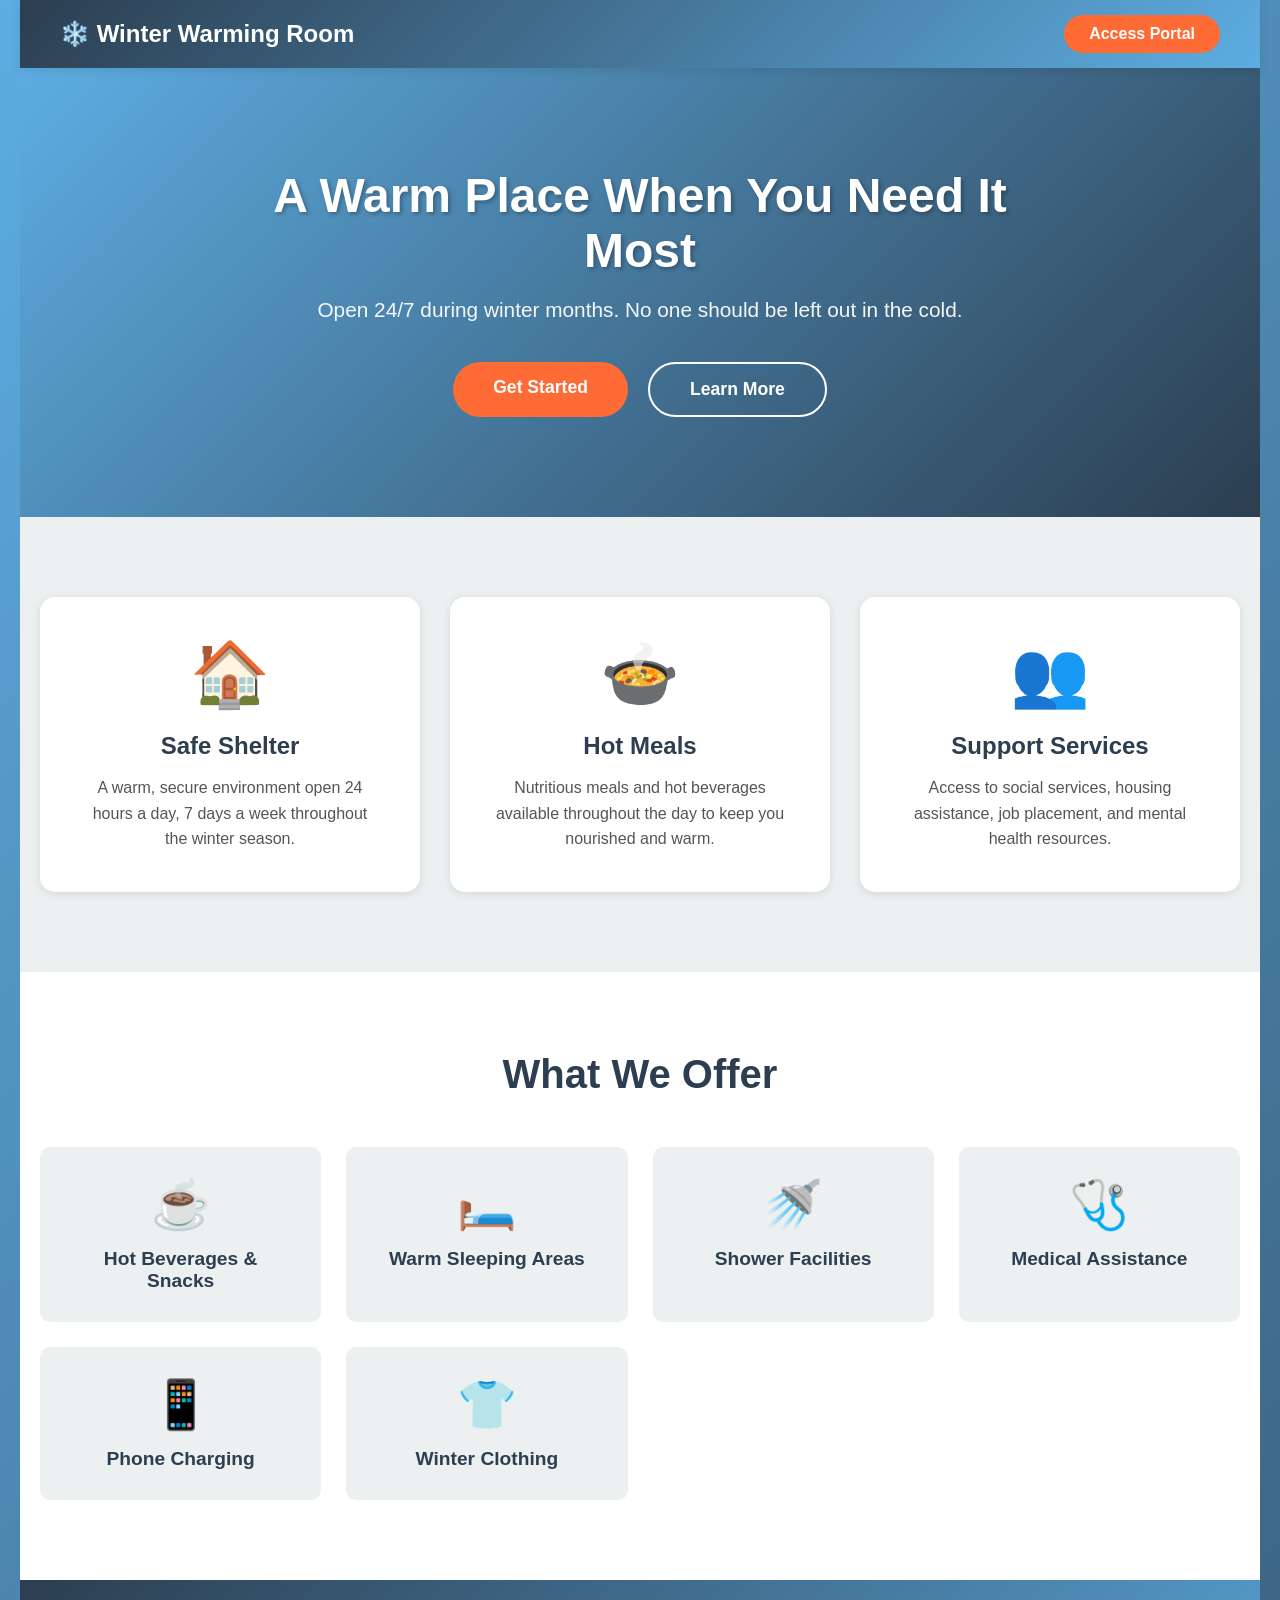
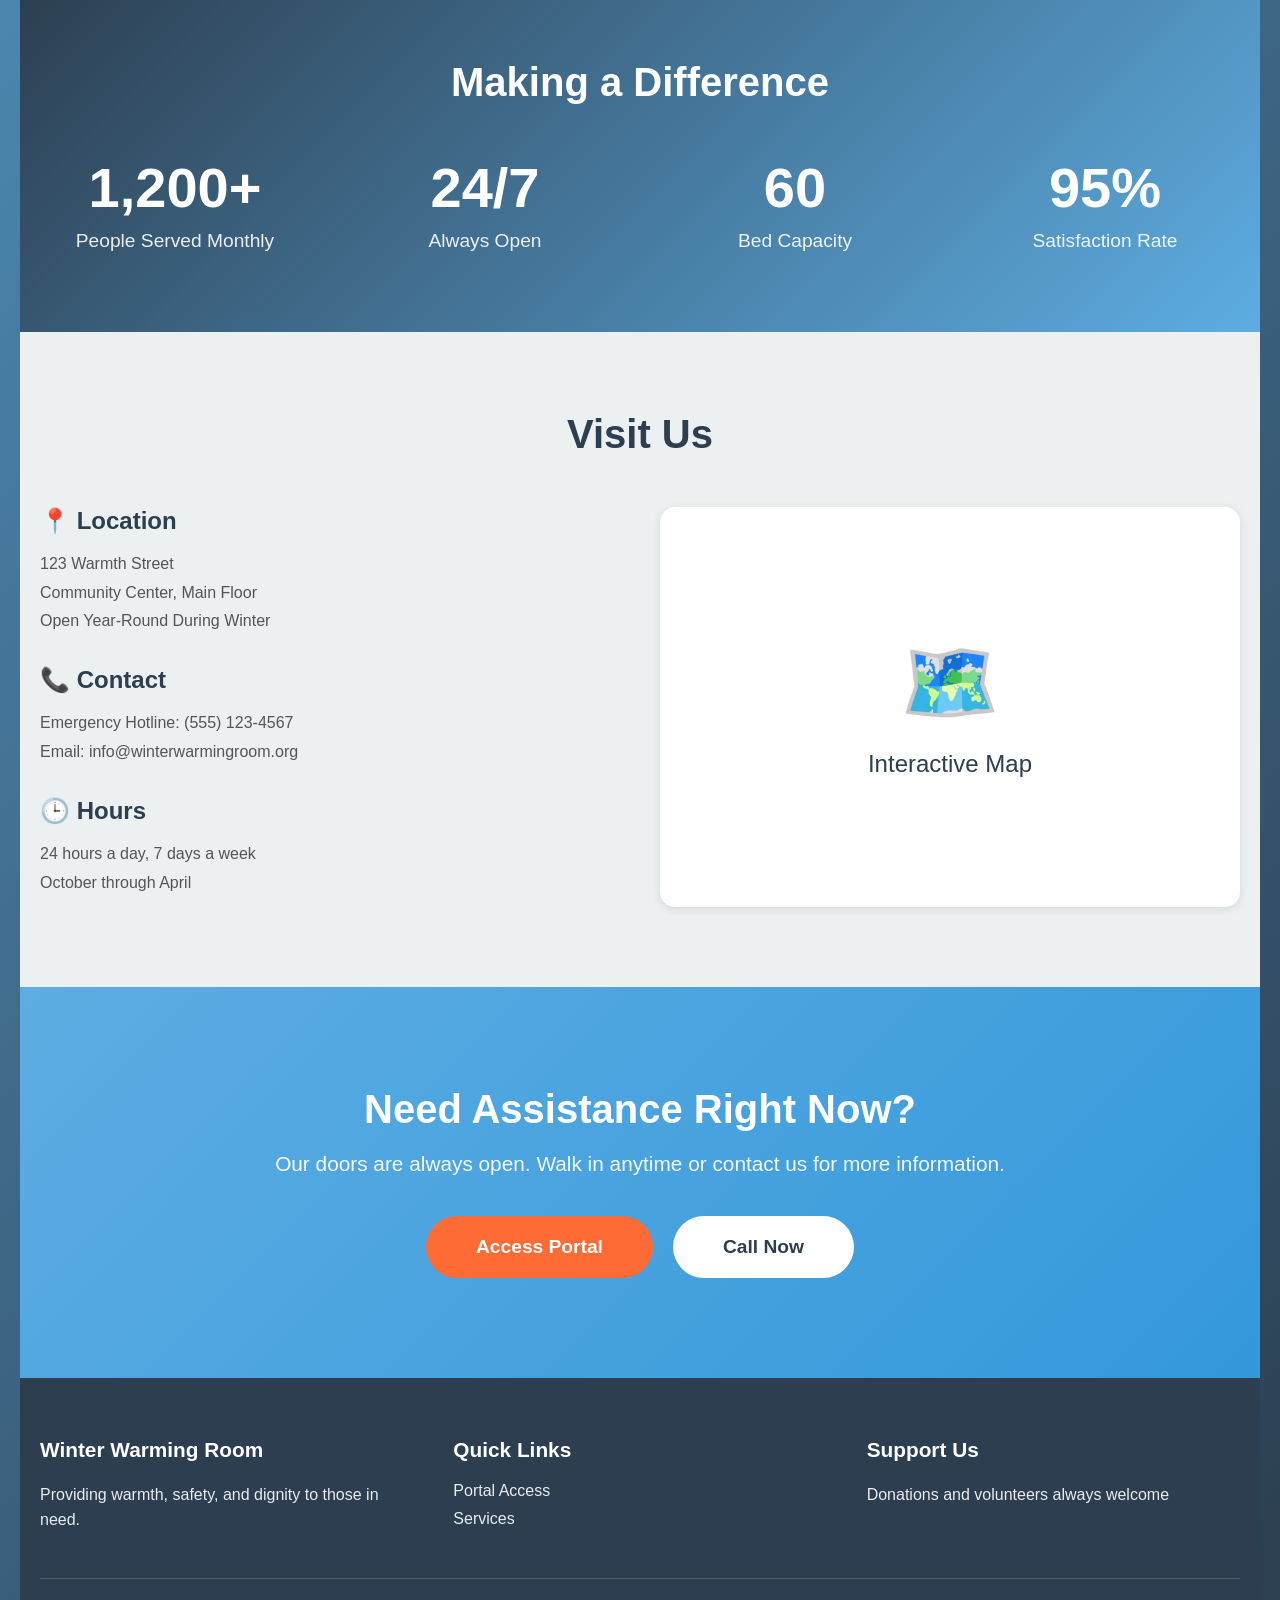
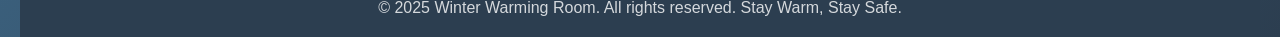
<file: index.html>
<!DOCTYPE html>
<html lang="en">
<head>
    <meta charset="UTF-8">
    <meta name="viewport" content="width=device-width, initial-scale=1.0">
    <title>Winter Warming Room - Stay Warm, Stay Safe</title>
    <link rel="stylesheet" href="styles.css">
</head>
<body>
    <div class="landing-container">
        <!-- Navigation -->
        <nav class="landing-nav">
            <div class="nav-content">
                <h2 class="logo">❄️ Winter Warming Room</h2>
                <a href="login.html" class="nav-cta">Access Portal</a>
            </div>
        </nav>

        <!-- Hero Section -->
        <section class="hero">
            <div class="hero-content">
                <h1 class="hero-title">A Warm Place When You Need It Most</h1>
                <p class="hero-subtitle">Open 24/7 during winter months. No one should be left out in the cold.</p>
                <div class="hero-buttons">
                    <a href="login.html" class="btn-primary">Get Started</a>
                    <a href="#services" class="btn-secondary">Learn More</a>
                </div>
            </div>
        </section>

        <!-- Info Cards -->
        <section class="info-section">
            <div class="info-grid">
                <div class="info-card">
                    <div class="info-icon">🏠</div>
                    <h3>Safe Shelter</h3>
                    <p>A warm, secure environment open 24 hours a day, 7 days a week throughout the winter season.</p>
                </div>
                <div class="info-card">
                    <div class="info-icon">🍲</div>
                    <h3>Hot Meals</h3>
                    <p>Nutritious meals and hot beverages available throughout the day to keep you nourished and warm.</p>
                </div>
                <div class="info-card">
                    <div class="info-icon">👥</div>
                    <h3>Support Services</h3>
                    <p>Access to social services, housing assistance, job placement, and mental health resources.</p>
                </div>
            </div>
        </section>

        <!-- Services Section -->
        <section id="services" class="services-section">
            <h2 class="section-title">What We Offer</h2>
            <div class="services-grid">
                <div class="service-item">
                    <span class="service-icon">☕</span>
                    <h4>Hot Beverages & Snacks</h4>
                </div>
                <div class="service-item">
                    <span class="service-icon">🛏️</span>
                    <h4>Warm Sleeping Areas</h4>
                </div>
                <div class="service-item">
                    <span class="service-icon">🚿</span>
                    <h4>Shower Facilities</h4>
                </div>
                <div class="service-item">
                    <span class="service-icon">🩺</span>
                    <h4>Medical Assistance</h4>
                </div>
                <div class="service-item">
                    <span class="service-icon">📱</span>
                    <h4>Phone Charging</h4>
                </div>
                <div class="service-item">
                    <span class="service-icon">👕</span>
                    <h4>Winter Clothing</h4>
                </div>
            </div>
        </section>

        <!-- Stats Section -->
        <section class="stats-section">
            <h2 class="section-title">Making a Difference</h2>
            <div class="stats-grid">
                <div class="stat-item">
                    <div class="stat-number">1,200+</div>
                    <div class="stat-label">People Served Monthly</div>
                </div>
                <div class="stat-item">
                    <div class="stat-number">24/7</div>
                    <div class="stat-label">Always Open</div>
                </div>
                <div class="stat-item">
                    <div class="stat-number">60</div>
                    <div class="stat-label">Bed Capacity</div>
                </div>
                <div class="stat-item">
                    <div class="stat-number">95%</div>
                    <div class="stat-label">Satisfaction Rate</div>
                </div>
            </div>
        </section>

        <!-- Location Section -->
        <section class="location-section">
            <h2 class="section-title">Visit Us</h2>
            <div class="location-content">
                <div class="location-info">
                    <h3>📍 Location</h3>
                    <p>123 Warmth Street<br>Community Center, Main Floor<br>Open Year-Round During Winter</p>
                    
                    <h3>📞 Contact</h3>
                    <p>Emergency Hotline: (555) 123-4567<br>Email: info@winterwarmingroom.org</p>
                    
                    <h3>🕒 Hours</h3>
                    <p>24 hours a day, 7 days a week<br>October through April</p>
                </div>
                <div class="location-map">
                    <div class="map-placeholder">
                        <p>🗺️</p>
                        <p>Interactive Map</p>
                    </div>
                </div>
            </div>
        </section>

        <!-- Call to Action -->
        <section class="cta-section">
            <h2>Need Assistance Right Now?</h2>
            <p>Our doors are always open. Walk in anytime or contact us for more information.</p>
            <div class="cta-buttons">
                <a href="login.html" class="btn-large-primary">Access Portal</a>
                <a href="tel:5551234567" class="btn-large-secondary">Call Now</a>
            </div>
        </section>

        <!-- Footer -->
        <footer class="landing-footer">
            <div class="footer-content">
                <div class="footer-section">
                    <h4>Winter Warming Room</h4>
                    <p>Providing warmth, safety, and dignity to those in need.</p>
                </div>
                <div class="footer-section">
                    <h4>Quick Links</h4>
                    <ul>
                        <li><a href="login.html">Portal Access</a></li>
                        <li><a href="#services">Services</a></li>
                    </ul>
                </div>
                <div class="footer-section">
                    <h4>Support Us</h4>
                    <p>Donations and volunteers always welcome</p>
                </div>
            </div>
            <div class="footer-bottom">
                <p>&copy; 2025 Winter Warming Room. All rights reserved. Stay Warm, Stay Safe.</p>
            </div>
        </footer>
    </div>

    <script src="landing.js"></script>
</body>
</html>
</file>
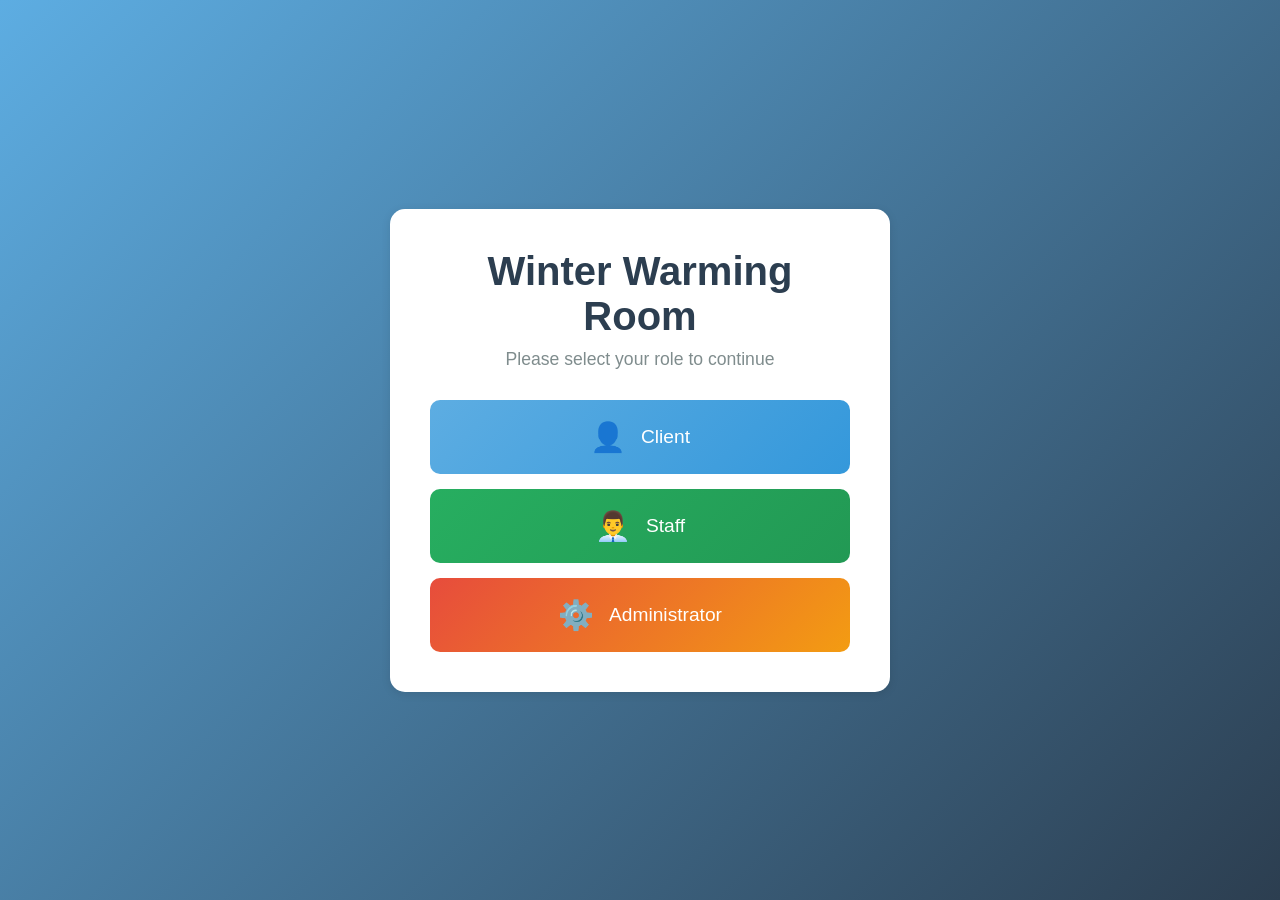
<file: login.html>
<!DOCTYPE html>
<html lang="en">
<head>
    <meta charset="UTF-8">
    <meta name="viewport" content="width=device-width, initial-scale=1.0">
    <title>Winter Warming Room</title>
    <link rel="stylesheet" href="styles.css">
</head>
<body>
    <div class="container">
        <!-- Login Section -->
        <div id="login-section" class="section active">
            <div class="login-box">
                <h1>Winter Warming Room</h1>
                <p class="subtitle">Please select your role to continue</p>
                <div class="role-buttons">
                    <button class="role-btn" data-role="client" onclick="selectRole('client')">
                        <span class="icon">👤</span>
                        <span>Client</span>
                    </button>
                    <button class="role-btn" data-role="staff" onclick="selectRole('staff')">
                        <span class="icon">👨‍💼</span>
                        <span>Staff</span>
                    </button>
                    <button class="role-btn" data-role="admin" onclick="selectRole('admin')">
                        <span class="icon">⚙️</span>
                        <span>Administrator</span>
                    </button>
                </div>
            </div>
        </div>

        <!-- Dashboard Section -->
        <div id="dashboard-section" class="section">
            <header class="dashboard-header">
                <h2 id="dashboard-title">Dashboard</h2>
                <button class="logout-btn" onclick="logout()">Logout</button>
            </header>
            
            <div class="dashboard-content">
                <!-- Dynamic content will be loaded here -->
                <div id="dynamic-content" class="content-area">
                    <div class="loading">Loading...</div>
                </div>
            </div>

            <footer class="dashboard-footer">
                <p>Winter Warming Room &copy; 2025 | Stay Warm, Stay Safe</p>
            </footer>
        </div>
    </div>

    <script src="app.js"></script>
</body>
</html>
</file>
<file: styles.css>
/* Global Styles */
* {
    margin: 0;
    padding: 0;
    box-sizing: border-box;
}

:root {
    --primary-color: #2c3e50;
    --secondary-color: #3498db;
    --accent-color: #e74c3c;
    --success-color: #27ae60;
    --warning-color: #f39c12;
    --light-bg: #ecf0f1;
    --dark-text: #2c3e50;
    --light-text: #ffffff;
    --shadow: 0 2px 10px rgba(0, 0, 0, 0.1);
    --winter-blue: #5dade2;
    --warm-orange: #ff6b35;
}

body {
    font-family: 'Segoe UI', Tahoma, Geneva, Verdana, sans-serif;
    background: linear-gradient(135deg, var(--winter-blue) 0%, var(--primary-color) 100%);
    min-height: 100vh;
    display: flex;
    align-items: center;
    justify-content: center;
    color: var(--dark-text);
}

.container {
    width: 100%;
    max-width: 1200px;
    padding: 20px;
}

/* Section Management */
.section {
    display: none;
    animation: fadeIn 0.5s ease-in;
}

.section.active {
    display: block;
}

@keyframes fadeIn {
    from {
        opacity: 0;
        transform: translateY(20px);
    }
    to {
        opacity: 1;
        transform: translateY(0);
    }
}

/* Login Section */
.login-box {
    background: var(--light-text);
    border-radius: 15px;
    padding: 40px;
    box-shadow: var(--shadow);
    text-align: center;
    max-width: 500px;
    margin: 0 auto;
}

.login-box h1 {
    color: var(--primary-color);
    margin-bottom: 10px;
    font-size: 2.5em;
}

.subtitle {
    color: #7f8c8d;
    margin-bottom: 30px;
    font-size: 1.1em;
}

.role-buttons {
    display: flex;
    flex-direction: column;
    gap: 15px;
}

.role-btn {
    background: linear-gradient(135deg, var(--winter-blue), var(--secondary-color));
    color: var(--light-text);
    border: none;
    padding: 20px;
    border-radius: 10px;
    font-size: 1.2em;
    cursor: pointer;
    transition: transform 0.3s ease, box-shadow 0.3s ease;
    display: flex;
    align-items: center;
    justify-content: center;
    gap: 15px;
}

.role-btn:hover {
    transform: translateY(-3px);
    box-shadow: 0 5px 15px rgba(0, 0, 0, 0.2);
}

.role-btn:active {
    transform: translateY(-1px);
}

.role-btn .icon {
    font-size: 1.5em;
}

.role-btn[data-role="admin"] {
    background: linear-gradient(135deg, var(--accent-color), var(--warning-color));
}

.role-btn[data-role="staff"] {
    background: linear-gradient(135deg, var(--success-color), #229954);
}

/* Dashboard Section */
.dashboard-header {
    background: var(--light-text);
    padding: 20px;
    border-radius: 15px 15px 0 0;
    display: flex;
    justify-content: space-between;
    align-items: center;
    box-shadow: var(--shadow);
}

.dashboard-header h2 {
    color: var(--primary-color);
    font-size: 1.8em;
}

.logout-btn {
    background: var(--accent-color);
    color: var(--light-text);
    border: none;
    padding: 10px 20px;
    border-radius: 5px;
    cursor: pointer;
    font-size: 1em;
    transition: background 0.3s ease;
}

.logout-btn:hover {
    background: #c0392b;
}

.dashboard-content {
    background: var(--light-text);
    padding: 30px;
    min-height: 400px;
}

.content-area {
    animation: fadeIn 0.5s ease-in;
}

.loading {
    text-align: center;
    color: var(--secondary-color);
    font-size: 1.2em;
    padding: 50px;
}

.dashboard-footer {
    background: var(--primary-color);
    color: var(--light-text);
    padding: 15px;
    text-align: center;
    border-radius: 0 0 15px 15px;
}

/* Content Cards */
.card {
    background: var(--light-bg);
    border-radius: 10px;
    padding: 20px;
    margin-bottom: 20px;
    box-shadow: 0 2px 5px rgba(0, 0, 0, 0.05);
}

.card h3 {
    color: var(--primary-color);
    margin-bottom: 15px;
    font-size: 1.5em;
}

.card p {
    color: #555;
    line-height: 1.6;
    margin-bottom: 10px;
}

.card-grid {
    display: grid;
    grid-template-columns: repeat(auto-fit, minmax(280px, 1fr));
    gap: 20px;
    margin-top: 20px;
}

.stat-card {
    background: linear-gradient(135deg, var(--winter-blue), var(--secondary-color));
    color: var(--light-text);
    padding: 25px;
    border-radius: 10px;
    text-align: center;
}

.stat-card h4 {
    font-size: 2.5em;
    margin-bottom: 10px;
}

.stat-card p {
    color: var(--light-text);
    font-size: 1.1em;
}

/* Lists */
.info-list {
    list-style: none;
    padding: 0;
}

.info-list li {
    padding: 12px;
    margin-bottom: 8px;
    background: white;
    border-left: 4px solid var(--secondary-color);
    border-radius: 5px;
}

.info-list li:hover {
    background: var(--light-bg);
}

/* Action Buttons */
.action-btn {
    background: var(--secondary-color);
    color: var(--light-text);
    border: none;
    padding: 12px 24px;
    border-radius: 5px;
    cursor: pointer;
    font-size: 1em;
    margin: 5px;
    transition: background 0.3s ease;
}

.action-btn:hover {
    background: #2980b9;
}

.action-btn.danger {
    background: var(--accent-color);
}

.action-btn.danger:hover {
    background: #c0392b;
}

.action-btn.success {
    background: var(--success-color);
}

.action-btn.success:hover {
    background: #229954;
}

/* Mobile Responsiveness */
@media (max-width: 768px) {
    .container {
        padding: 10px;
    }

    .login-box {
        padding: 25px;
    }

    .login-box h1 {
        font-size: 2em;
    }

    .role-btn {
        padding: 15px;
        font-size: 1em;
    }

    .dashboard-header {
        flex-direction: column;
        gap: 15px;
        text-align: center;
    }

    .dashboard-header h2 {
        font-size: 1.5em;
    }

    .dashboard-content {
        padding: 15px;
    }

    .card-grid {
        grid-template-columns: 1fr;
    }

    .stat-card h4 {
        font-size: 2em;
    }
}

@media (max-width: 480px) {
    .login-box h1 {
        font-size: 1.7em;
    }

    .role-btn {
        flex-direction: column;
        gap: 8px;
    }

    .action-btn {
        width: 100%;
        margin: 5px 0;
    }
}

/* Utility Classes */
.text-center {
    text-align: center;
}

.mt-20 {
    margin-top: 20px;
}

.mb-20 {
    margin-bottom: 20px;
}

.alert {
    padding: 15px;
    border-radius: 5px;
    margin-bottom: 15px;
}

.alert-info {
    background: #d6eaf8;
    color: #1f618d;
    border-left: 4px solid var(--secondary-color);
}

.alert-success {
    background: #d5f4e6;
    color: #186a3b;
    border-left: 4px solid var(--success-color);
}

.alert-warning {
    background: #fdebd0;
    color: #7d6608;
    border-left: 4px solid var(--warning-color);
}

/* Landing Page Styles */
.landing-container {
    background: var(--light-text);
    min-height: 100vh;
}

/* Navigation */
.landing-nav {
    background: linear-gradient(135deg, var(--primary-color), var(--winter-blue));
    padding: 15px 0;
    box-shadow: var(--shadow);
    position: sticky;
    top: 0;
    z-index: 1000;
}

.nav-content {
    max-width: 1200px;
    margin: 0 auto;
    padding: 0 20px;
    display: flex;
    justify-content: space-between;
    align-items: center;
}

.logo {
    color: var(--light-text);
    font-size: 1.5em;
    margin: 0;
}

.nav-cta {
    background: var(--warm-orange);
    color: var(--light-text);
    padding: 10px 25px;
    border-radius: 25px;
    text-decoration: none;
    font-weight: bold;
    transition: transform 0.3s ease, box-shadow 0.3s ease;
}

.nav-cta:hover {
    transform: translateY(-2px);
    box-shadow: 0 5px 15px rgba(0, 0, 0, 0.3);
}

/* Hero Section */
.hero {
    background: linear-gradient(135deg, var(--winter-blue) 0%, var(--primary-color) 100%);
    color: var(--light-text);
    padding: 100px 20px;
    text-align: center;
}

.hero-content {
    max-width: 800px;
    margin: 0 auto;
}

.hero-title {
    font-size: 3em;
    margin-bottom: 20px;
    text-shadow: 2px 2px 4px rgba(0, 0, 0, 0.3);
}

.hero-subtitle {
    font-size: 1.3em;
    margin-bottom: 40px;
    opacity: 0.95;
}

.hero-buttons {
    display: flex;
    gap: 20px;
    justify-content: center;
    flex-wrap: wrap;
}

.btn-primary, .btn-secondary {
    padding: 15px 40px;
    border-radius: 30px;
    text-decoration: none;
    font-size: 1.1em;
    font-weight: bold;
    transition: transform 0.3s ease, box-shadow 0.3s ease;
}

.btn-primary {
    background: var(--warm-orange);
    color: var(--light-text);
}

.btn-secondary {
    background: transparent;
    color: var(--light-text);
    border: 2px solid var(--light-text);
}

.btn-primary:hover, .btn-secondary:hover {
    transform: translateY(-3px);
    box-shadow: 0 5px 20px rgba(0, 0, 0, 0.3);
}

/* Info Section */
.info-section {
    padding: 80px 20px;
    background: var(--light-bg);
}

.info-grid {
    max-width: 1200px;
    margin: 0 auto;
    display: grid;
    grid-template-columns: repeat(auto-fit, minmax(300px, 1fr));
    gap: 30px;
}

.info-card {
    background: var(--light-text);
    padding: 40px;
    border-radius: 15px;
    text-align: center;
    box-shadow: var(--shadow);
    transition: transform 0.3s ease;
}

.info-card:hover {
    transform: translateY(-5px);
}

.info-icon {
    font-size: 4em;
    margin-bottom: 20px;
}

.info-card h3 {
    color: var(--primary-color);
    margin-bottom: 15px;
    font-size: 1.5em;
}

.info-card p {
    color: #555;
    line-height: 1.6;
}

/* Services Section */
.services-section {
    padding: 80px 20px;
    background: var(--light-text);
}

.section-title {
    text-align: center;
    font-size: 2.5em;
    color: var(--primary-color);
    margin-bottom: 50px;
}

.services-grid {
    max-width: 1200px;
    margin: 0 auto;
    display: grid;
    grid-template-columns: repeat(auto-fit, minmax(250px, 1fr));
    gap: 25px;
}

.service-item {
    background: var(--light-bg);
    padding: 30px;
    border-radius: 10px;
    text-align: center;
    transition: background 0.3s ease;
}

.service-item:hover {
    background: #d6eaf8;
}

.service-icon {
    font-size: 3em;
    display: block;
    margin-bottom: 15px;
}

.service-item h4 {
    color: var(--dark-text);
    font-size: 1.2em;
}

/* Stats Section */
.stats-section {
    padding: 80px 20px;
    background: linear-gradient(135deg, var(--primary-color), var(--winter-blue));
    color: var(--light-text);
}

.stats-section .section-title {
    color: var(--light-text);
}

.stats-grid {
    max-width: 1200px;
    margin: 0 auto;
    display: grid;
    grid-template-columns: repeat(auto-fit, minmax(200px, 1fr));
    gap: 40px;
}

.stat-item {
    text-align: center;
}

.stat-number {
    font-size: 3.5em;
    font-weight: bold;
    margin-bottom: 10px;
}

.stat-label {
    font-size: 1.2em;
    opacity: 0.9;
}

/* Location Section */
.location-section {
    padding: 80px 20px;
    background: var(--light-bg);
}

.location-content {
    max-width: 1200px;
    margin: 0 auto;
    display: grid;
    grid-template-columns: repeat(auto-fit, minmax(300px, 1fr));
    gap: 40px;
}

.location-info h3 {
    color: var(--primary-color);
    margin-top: 30px;
    margin-bottom: 15px;
    font-size: 1.5em;
}

.location-info h3:first-child {
    margin-top: 0;
}

.location-info p {
    color: #555;
    line-height: 1.8;
}

.map-placeholder {
    background: var(--light-text);
    border-radius: 15px;
    padding: 80px 40px;
    text-align: center;
    box-shadow: var(--shadow);
    display: flex;
    flex-direction: column;
    justify-content: center;
    align-items: center;
    min-height: 400px;
}

.map-placeholder p:first-child {
    font-size: 5em;
    margin-bottom: 20px;
}

.map-placeholder p:last-child {
    font-size: 1.5em;
    color: var(--primary-color);
}

/* CTA Section */
.cta-section {
    padding: 100px 20px;
    background: linear-gradient(135deg, var(--winter-blue), var(--secondary-color));
    color: var(--light-text);
    text-align: center;
}

.cta-section h2 {
    font-size: 2.5em;
    margin-bottom: 20px;
}

.cta-section p {
    font-size: 1.3em;
    margin-bottom: 40px;
    opacity: 0.95;
}

.cta-buttons {
    display: flex;
    gap: 20px;
    justify-content: center;
    flex-wrap: wrap;
}

.btn-large-primary, .btn-large-secondary {
    padding: 20px 50px;
    border-radius: 35px;
    text-decoration: none;
    font-size: 1.2em;
    font-weight: bold;
    transition: transform 0.3s ease, box-shadow 0.3s ease;
}

.btn-large-primary {
    background: var(--warm-orange);
    color: var(--light-text);
}

.btn-large-secondary {
    background: var(--light-text);
    color: var(--primary-color);
}

.btn-large-primary:hover, .btn-large-secondary:hover {
    transform: translateY(-3px);
    box-shadow: 0 8px 25px rgba(0, 0, 0, 0.3);
}

/* Footer */
.landing-footer {
    background: var(--primary-color);
    color: var(--light-text);
    padding: 60px 20px 20px;
}

.footer-content {
    max-width: 1200px;
    margin: 0 auto;
    display: grid;
    grid-template-columns: repeat(auto-fit, minmax(250px, 1fr));
    gap: 40px;
    margin-bottom: 40px;
}

.footer-section h4 {
    margin-bottom: 20px;
    font-size: 1.3em;
}

.footer-section p {
    opacity: 0.9;
    line-height: 1.6;
}

.footer-section ul {
    list-style: none;
    padding: 0;
}

.footer-section ul li {
    margin-bottom: 10px;
}

.footer-section ul li a {
    color: var(--light-text);
    text-decoration: none;
    opacity: 0.9;
    transition: opacity 0.3s ease;
}

.footer-section ul li a:hover {
    opacity: 1;
}

.footer-bottom {
    border-top: 1px solid rgba(255, 255, 255, 0.2);
    padding-top: 20px;
    text-align: center;
    opacity: 0.8;
}

/* Landing Page Mobile Responsiveness */
@media (max-width: 768px) {
    .hero-title {
        font-size: 2em;
    }

    .hero-subtitle {
        font-size: 1.1em;
    }

    .section-title {
        font-size: 2em;
    }

    .info-grid, .services-grid, .stats-grid, .location-content, .footer-content {
        grid-template-columns: 1fr;
    }

    .stat-number {
        font-size: 2.5em;
    }

    .map-placeholder {
        min-height: 300px;
        padding: 60px 20px;
    }
}

@media (max-width: 480px) {
    .hero {
        padding: 60px 20px;
    }

    .hero-title {
        font-size: 1.7em;
    }

    .btn-primary, .btn-secondary {
        padding: 12px 30px;
        font-size: 1em;
    }

    .btn-large-primary, .btn-large-secondary {
        padding: 15px 35px;
        font-size: 1em;
    }

    .info-card, .service-item {
        padding: 25px;
    }
}
</file>
